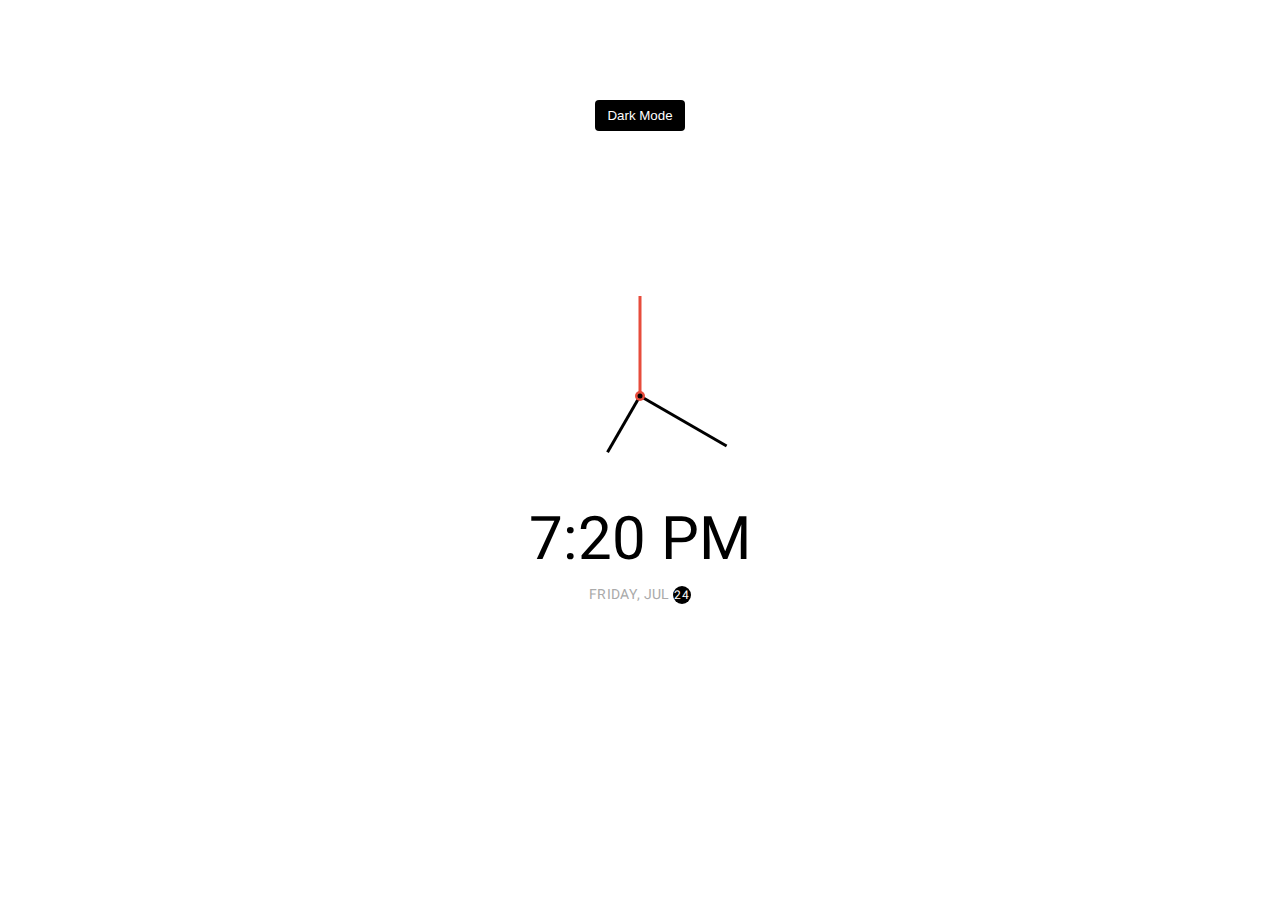
<file: clock/index.html>
<!DOCTYPE html>
<html lang="en">
  <head>
    <meta charset="UTF-8" />
    <meta name="viewport" content="width=device-width, initial-scale=1.0" />
    <link rel="stylesheet" href="style.css" />
    <title>Theme Clock</title>
  </head>
  <body>
    <button class="toggle">Dark Mode</button>
    <div class="clock-container">
      <div class="clock">
        <div class="needle hour"></div>
        <div class="needle minute"></div>
        <div class="needle second"></div>
        <div class="center-point"></div>
      </div>
      <div class="time"></div>
      <div class="date"></div>
    </div>
    <script src="script.js"></script>
  </body>
</html>
</file>
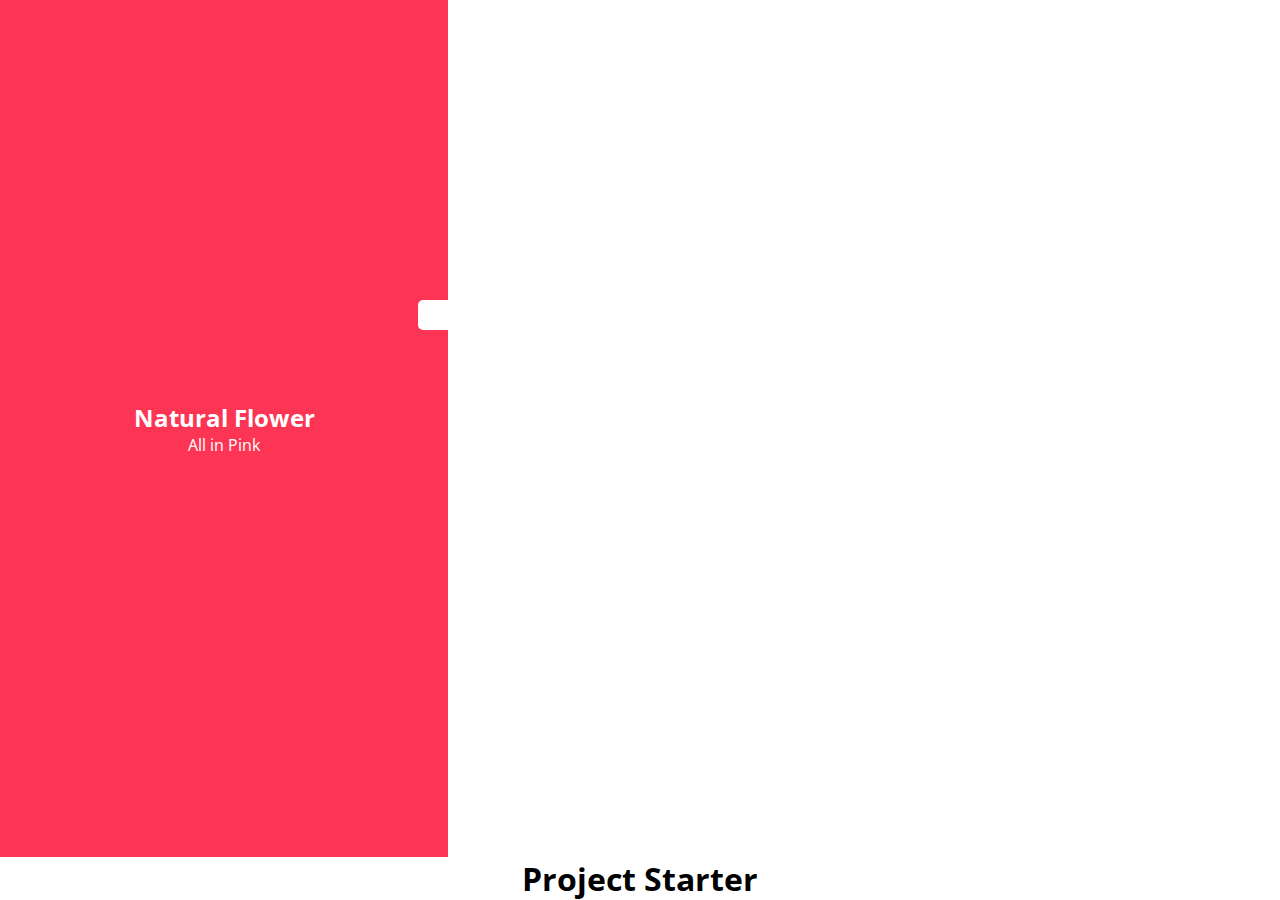
<file: ImageSlider/index.html>
<!DOCTYPE html>
<html lang="en">
  <head>
    <meta charset="UTF-8" />
    <meta name="viewport" content="width=device-width, initial-scale=1.0" />
    <link rel="stylesheet" href="style.css" />
    <title>Vertical Slider</title>
  </head>
  <body>
    <div class="slider-container">
      <div class="left-slide">
        <div style="background-color: #fd3555">
          <h2>Natural Flower</h2>
          <p>All in Pink</p>
        </div>
        <div style="background-color: #2ab6ba">
          <h2>Blue Sky</h2>
          <p>with Mountains</p>
        </div>
        <div style="background-color: #252e33">
          <h2>Flying Eagle </h2>
          <p>in the sunset</p>
        </div>
        <div style="background-color: #ffb866">
          <h2>Lonely castle</h2>
          <p>in the wilderness</p>
        </div>
      </div>
      <div class="right-slide"></div>
      <div style="background-image: url('https://i.pinimg.com/564x/4f/6f/73/4f6f73738583420a30a47eec7341cfc1.jpg');">
      </div>
      <div style="background-image: url('https://i.pinimg.com/564x/79/ba/f4/79baf40b2d60a5706a0829d92a2ac724.jpg')">

      </div>
      <div style="background-image: url('https://i.pinimg.com/564x/c5/93/a5/c593a596274492134b9df7a0e81551c7.jpg')">

      </div>
      <div style="background-image: url('https://i.pinimg.com/564x/cd/89/92/cd8992439bcba4ef51aecc9553bfd609.jpg')">
      </div>
      <div class="action-buttons">
        <button class="down-button">
          <i class="fas fa-arrow-down"></i>
        </button>
        <button class="up-button">
          <i class="fas fa-arrow-up"></i>
        </button>
      </div>
    </div>
    <h1>Project Starter</h1>
    <script src="script.js"></script>
  </body>
</html>
</file>
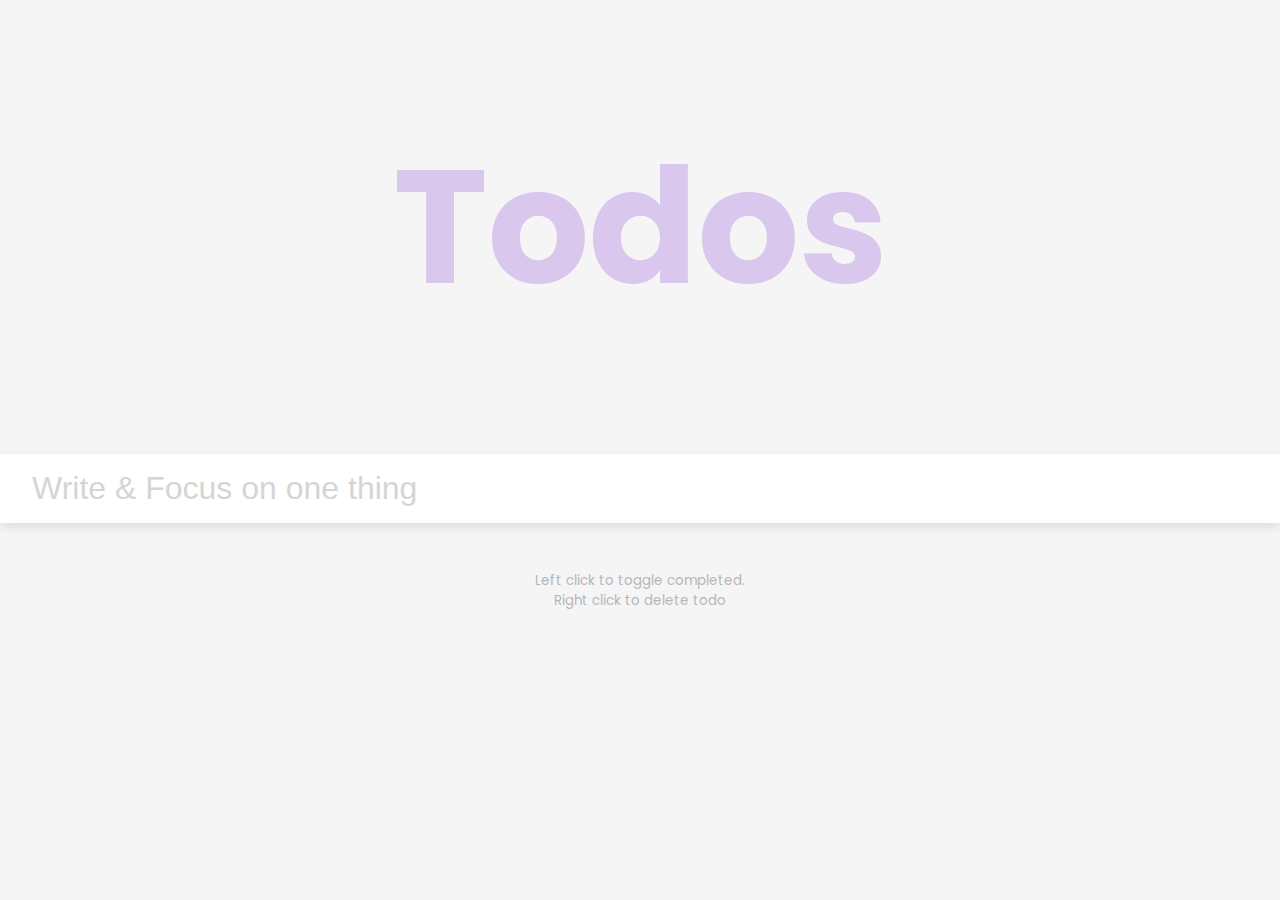
<file: todos/index.html>
<!DOCTYPE html>
<html lang="en">
  <head>
    <meta charset="UTF-8" />
    <meta http-equiv="X-UA-Compatible" content="IE=edge" />
    <meta name="viewport" content="width=device-width, initial-scale=1.0" />
    <link rel="stylesheet" href="style.css" />
    <title>Todos</title>
  </head>
  <body>
    <h1>Todos</h1>
    <form id="form">
      <input
        type="text"
        class="input"
        id="input"
        placeholder="Write & Focus on one thing"
        autocomplete="off"
      >
      <ul class="todos" id="todos"></ul>
    </form>
    <small
      >Left click to toggle completed. <br />
      Right click to delete todo</small
    >
    <script src="script.js"></script>
  </body>
</html>
</file>
<file: clock/style.css>
@import url("https://fonts.googleapis.com/css?family=Heebo:300&display=swap");

* {
  box-sizing: border-box;
}

:root {
  --primary-color: #000;
  --secondary-color: #fff;
}

html {
  transition: all 0.5s ease-in;
}

html.dark {
  --primary-color: #fff;
  --secondary-color: #333;
}

html.dark {
  background-color: #111;
  color: var(--primary-color);
}

body {
  font-family: "Heebo", sans-serif;
  display: flex;
  align-items: center;
  justify-content: center;
  height: 100vh;
  overflow: hidden;
  margin: 0;
}

.toggle {
  cursor: pointer;
  background-color: var(--primary-color);
  color: var(--secondary-color);
  border: 0;
  border-radius: 4px;
  padding: 8px 12px;
  position: absolute;
  top: 100px;
}

.toggle:focus {
  outline: none;
}

.clock-container {
  display: flex;
  flex-direction: column;
  justify-content: space-between;
  align-items: center;
}

.clock {
  position: relative;
  width: 200px;
  height: 200px;
}

.needle {
  background-color: var(--primary-color);
  position: absolute;
  top: 50%;
  left: 50%;
  height: 65px;
  width: 3px;
  transform-origin: bottom center;
  transition: all 0.5s ease-in;
}

.needle.hour {
  transform: translate(-50%, -100%) rotate(0deg);
}

.needle.minute {
  transform: translate(-50%, -100%) rotate(0deg);
  height: 100px;
}

.needle.second {
  transform: translate(-50%, -100%) rotate(0deg);
  height: 100px;
  background-color: #e74c3c;
}

.center-point {
  background-color: #e74c3c;
  width: 10px;
  height: 10px;
  position: absolute;
  top: 50%;
  left: 50%;
  transform: translate(-50%, -50%);
  border-radius: 50%;
}

.center-point::after {
  content: "";
  background-color: var(--primary-color);
  width: 5px;
  height: 5px;
  position: absolute;
  top: 50%;
  left: 50%;
  transform: translate(-50%, -50%);
  border-radius: 50%;
}

.time {
  font-size: 60px;
}

.date {
  color: #aaa;
  font-size: 14px;
  letter-spacing: 0.3px;
  text-transform: uppercase;
}

.date .circle {
  background-color: var(--primary-color);
  color: var(--secondary-color);
  border-radius: 50%;
  height: 18px;
  width: 18px;
  display: inline-flex;
  align-items: center;
  justify-content: center;
  line-height: 18px;
  transition: all 0.5s ease-in;
  font-size: 12px;
}
</file>
<file: ImageSlider/style.css>
@import url("https://fonts.googleapis.com/css2?family=Open+Sans");

* {
  box-sizing: border-box;
  margin: 0;
  padding: 0;
}
body {
  font-family: "Open Sans", "sans-sarif";
  display: flex;
  flex-direction: column;
  align-items: center;
  justify-content: center;
  height: 100vh;
  overflow: hidden;
}

.slider-container {
  position: relative;
  overflow: hidden;
  width: 100vw;
  height: 100vh;
}
.left-slide {
  height: 100%;
  width: 35%;
  position: absolute;
  top: 0;
  left: 0;
}

.left-slide > div {
  height: 100%;
  width: 100%;
  display: flex;
  flex-direction: column;
  align-items: center;
  justify-content: center;
  color: #fff;
}
.left-slide h1 {
  font-size: 40px;
  margin-bottom: 10px;
  margin-top: -30px;
}
.right-slide {
  height: 100%;
  position: absolute;
  top: 0;
  left: 35%;
  width: 65%;
}
.right-slide > div {
  background-repeat: no-repeat;
  background-size: cover;
  background-position: center center;
  height: 100%;
  width: 100%;
}
button {
  background-color: #fff;
  border: none;
  color: #aaa;
  cursor: pointer;
  font-size: 16px;
  padding: 15px;
}
button:hover {
  color: #222;
}
button:focus {
  outline: none;
}
.slider-container .action-buttons button {
  position: absolute;
  left: 35%;
  top: 35%;
  z-index: 100;
}
.slider-container .action-buttons .down-button {
  transform: translateX(-100%);
  border-top-left-radius: 5px;
  border-bottom-left-radius: 5px;
}
.slider-container .action-buttons .up-button {
  transform: translateY(-100%);
  border-top-right-radius: 5px;
  border-bottom-right-radius: 5px;
}
</file>
<file: todos/style.css>
@import url("https://fonts.googleapis.com/css2?family=Poppins:wght@200;400&display=swap");

* {
  box-sizing: border-box;
}

body {
  background-color: #f5f5f5;
  color: #444;
  font-family: "Poppins", sans-serif;
  display: flex;
  flex-direction: column;
  align-items: center;
  justify-content: center;
  height: center;
  margin: 0;
}
h1 {
  color: rgb(179, 131, 226);
  font-size: 10rem;
  text-align: center;
  opacity: 0.4;
}
form {
  box-shadow: 0 4px 10px rgba(0, 0, 0, 0.1);
  max-width: 100%;
  width: 400%;
}
.input {
  border: none;
  color: #444;
  font-size: 2rem;
  padding: 1rem 2rem;
  display: block;
  width: 100%;
}
.input::placeholder {
  color: #d5d5d5;
}
.input:focus {
  outline-color: rgb(179, 131, 226);
}
.todos {
  background-color: #fff;
  padding: 0;
  margin: 0;
  list-style-type: none;
}

.todos li {
  border-top: 1px solid #e5e5e5;
  cursor: pointer;
  font-size: 1.5rem;
  padding: 1rem 2rem;
}
todo li.completed {
  color: #b6b6b6;
  text-decoration: line-through;
}
small {
  color: #b5b5b5;
  margin-top: 3rem;
  text-align: center;
}
</file>
